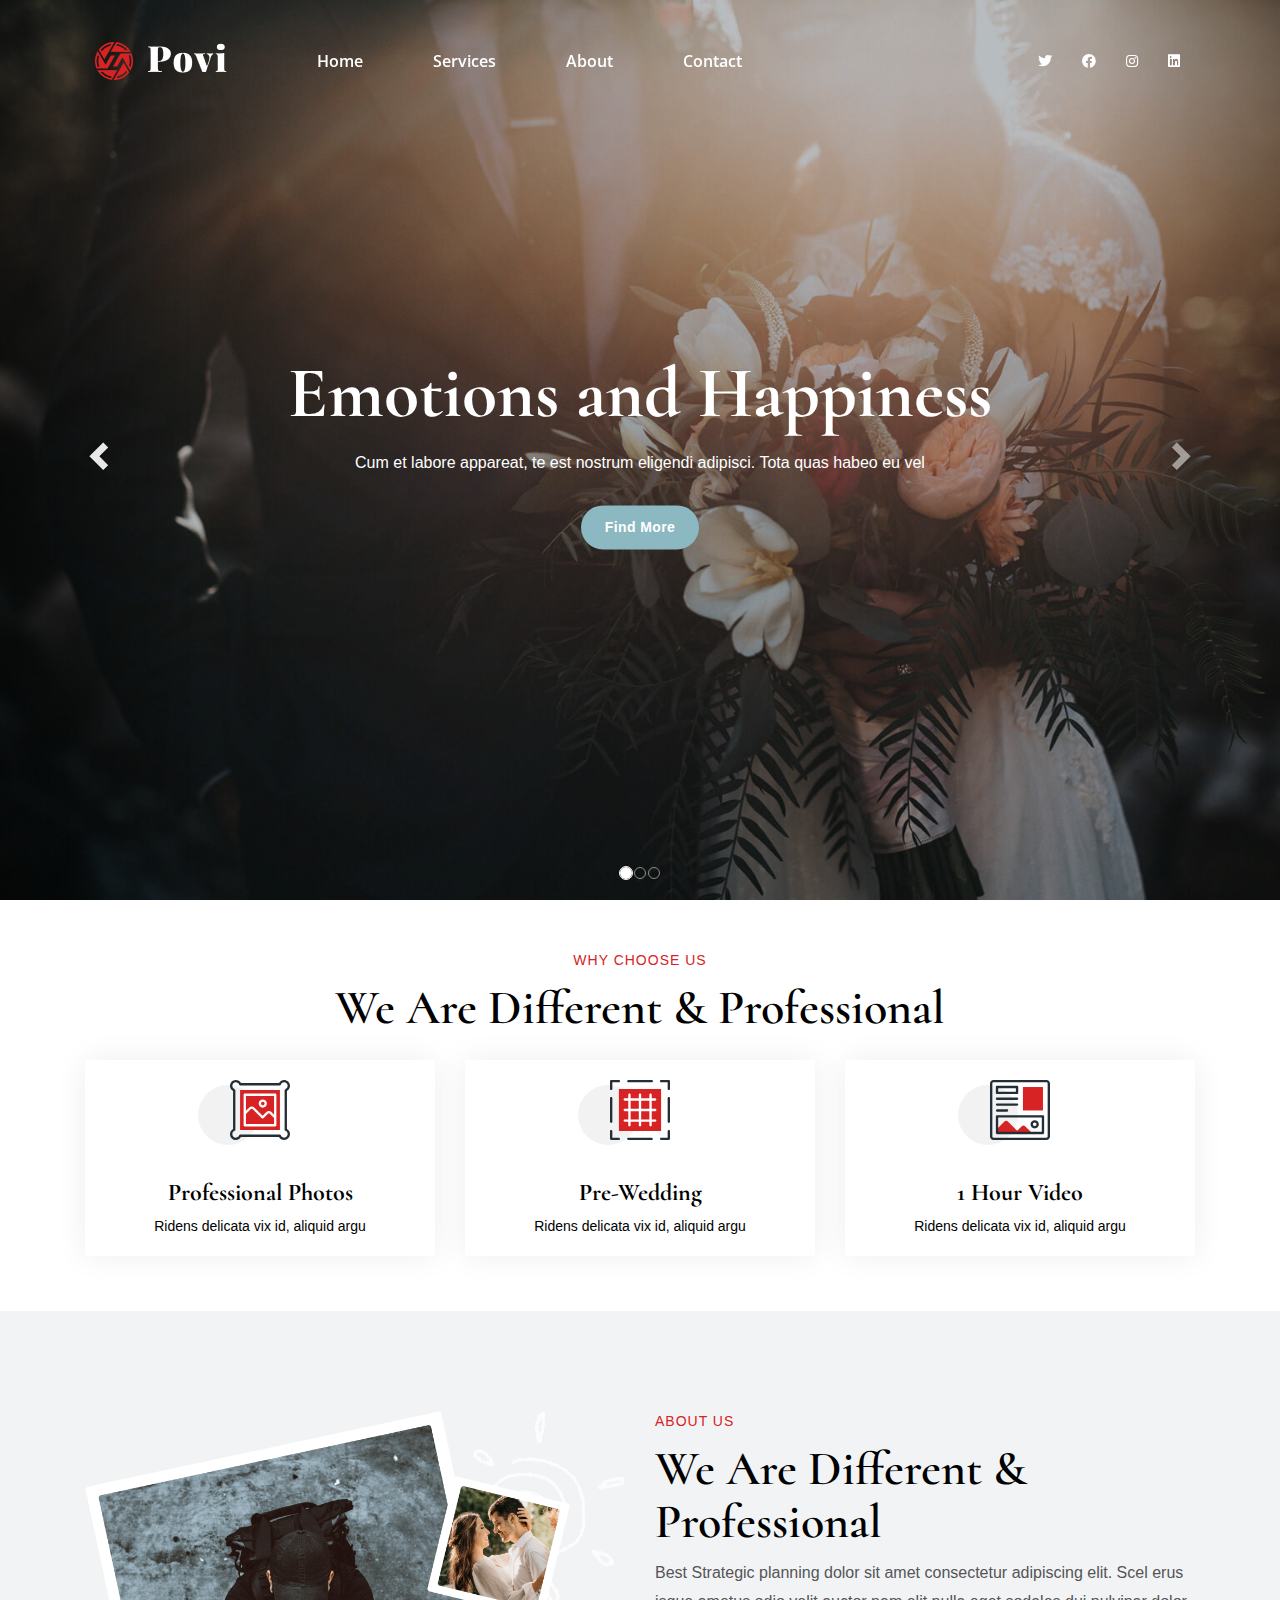
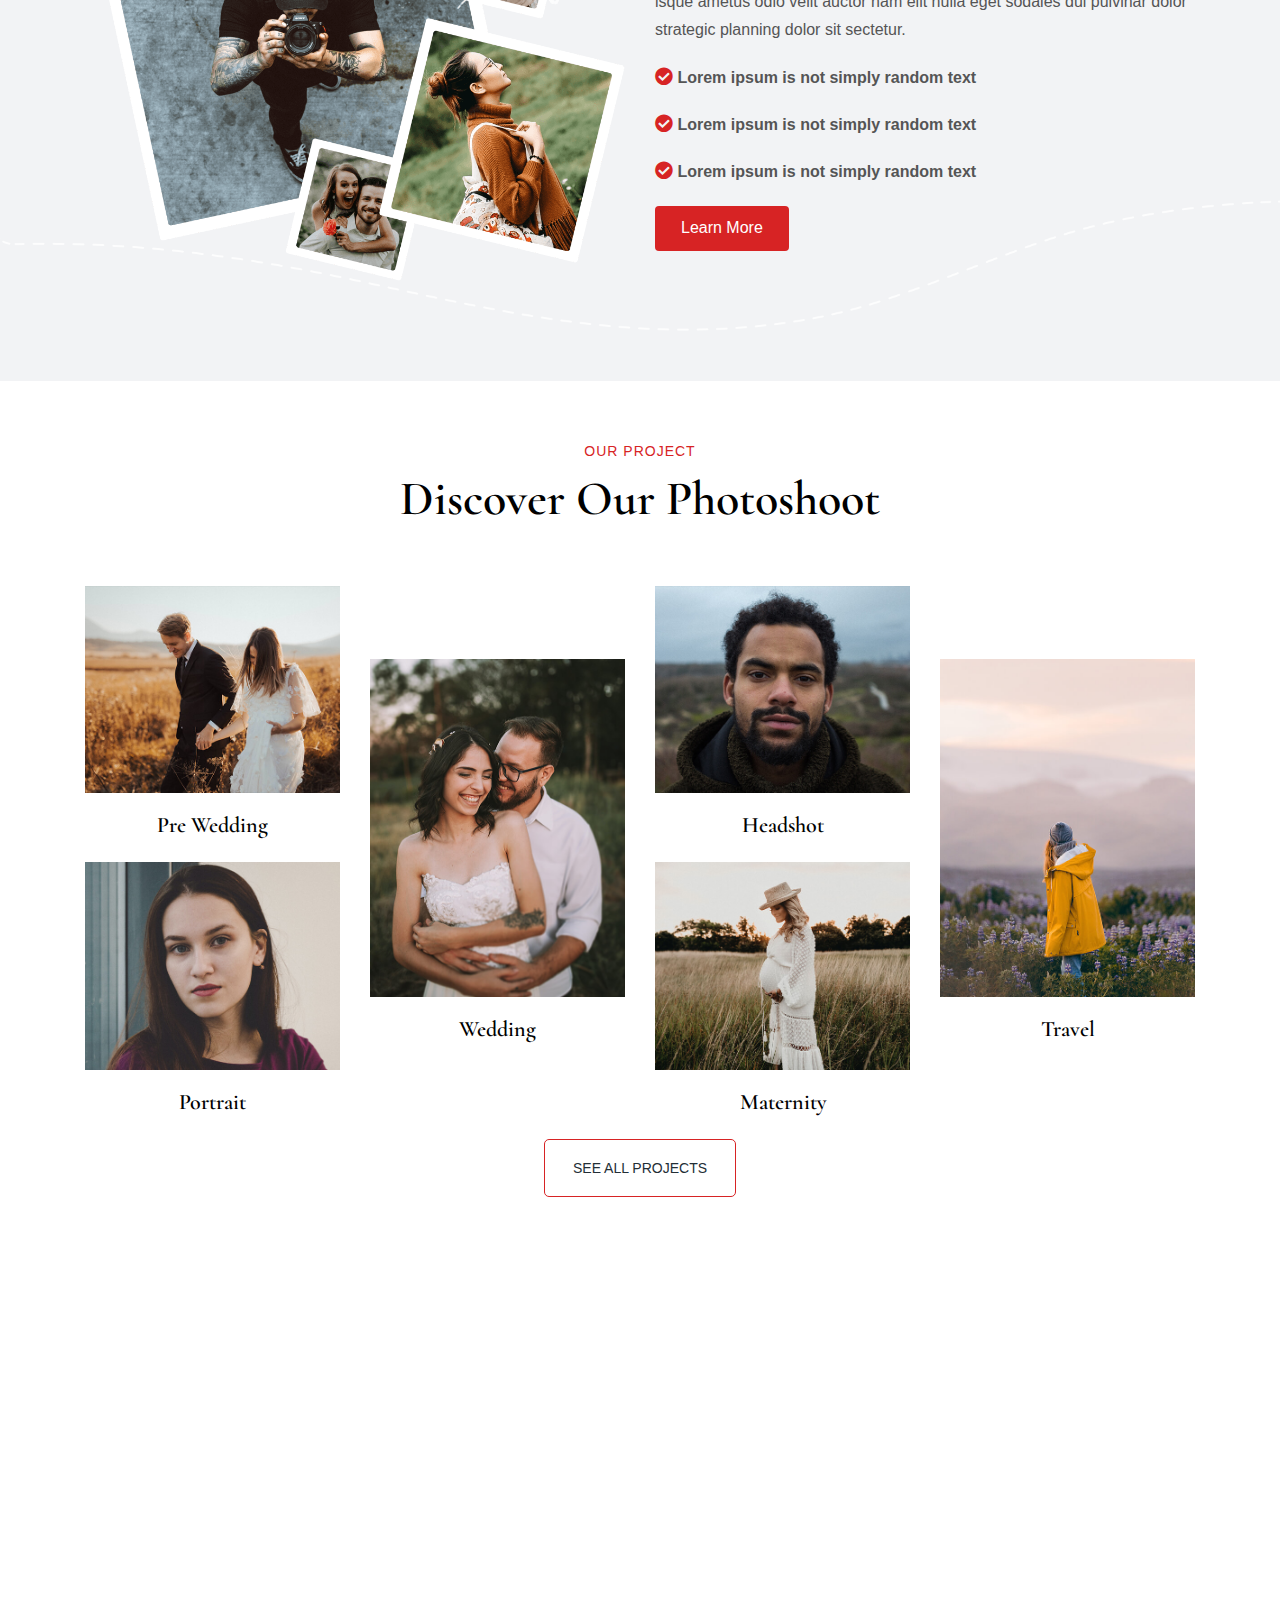
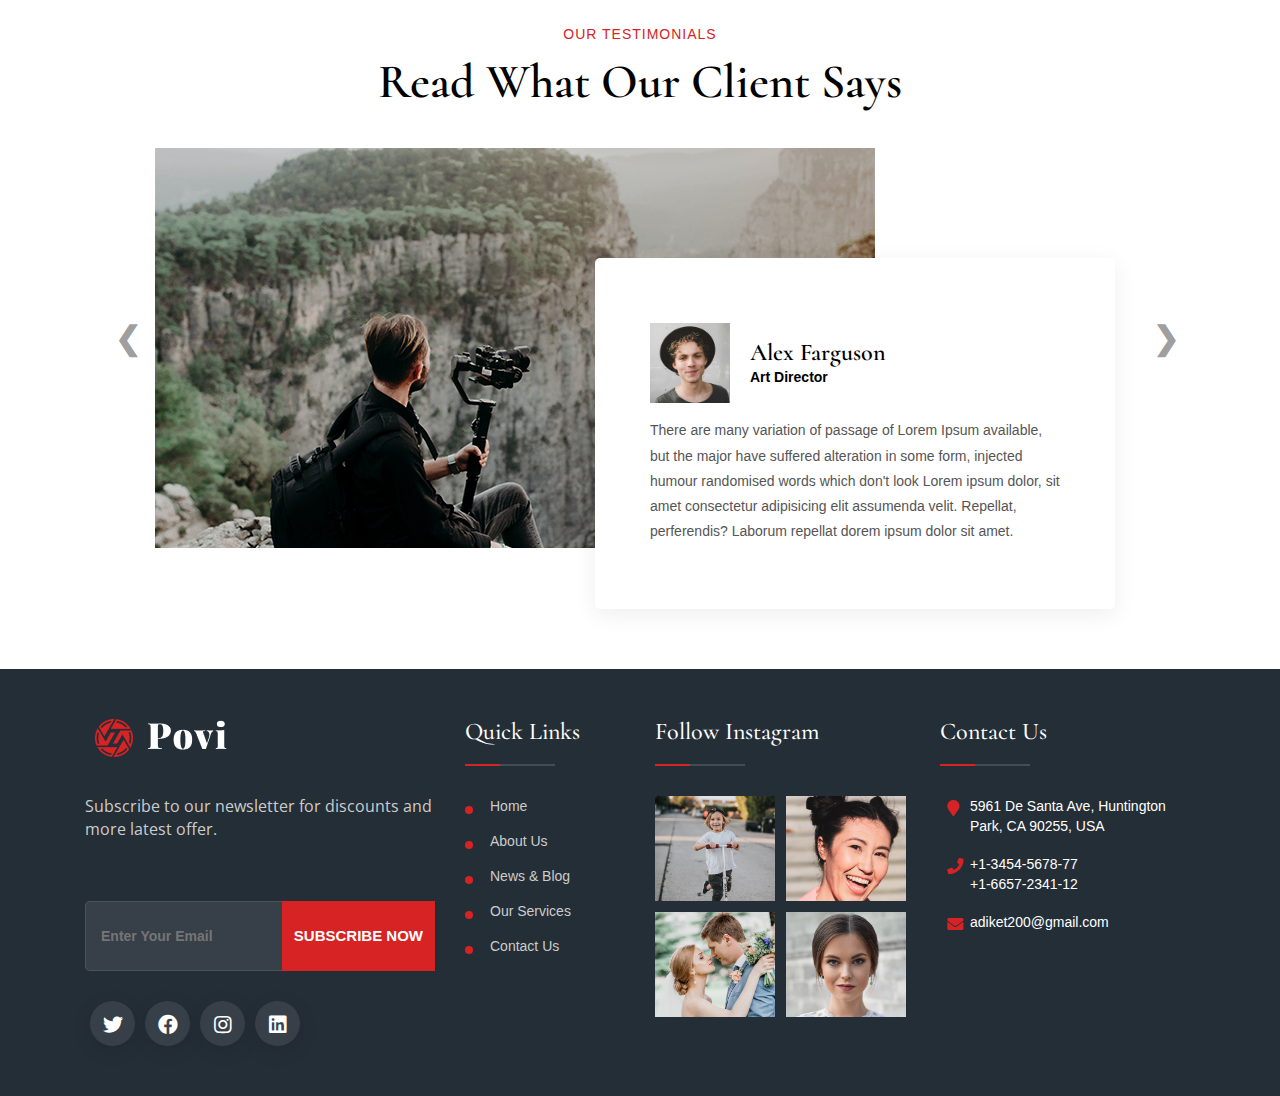
<file: index.html>
<!doctype html>
  <html lang="en">
  <head>
    <!-- Required meta tags -->
    <meta charset="utf-8">
    <meta name="viewport" content="width=device-width, initial-scale=1, shrink-to-fit=no">

    <!-- Bootstrap CSS -->
    <link rel="stylesheet" href="https://cdn.jsdelivr.net/npm/bootstrap@4.3.1/dist/css/bootstrap.min.css">
    <link rel="stylesheet" href="https://maxcdn.bootstrapcdn.com/bootstrap/3.4.1/css/bootstrap.min.css">
    <link rel="stylesheet" href="style.css">
    <link href="https://cdnjs.cloudflare.com/ajax/libs/font-awesome/5.13.0/css/all.min.css" rel="stylesheet">
    <title>Krishnal Creation</title>
  </head>
  <body>
    <nav class="navbar navbar-expand-lg navbar-light">
      <div class="container"> <a class="navbar-brand d-flex align-items-center" href="#">
        <span class="ml-3 font-weight-bold"><img src="images/logo-white.png"></apan>
        </a> <button class="navbar-toggler navbar-toggler-right border-0" type="button" data-toggle="collapse" data-target="#navbar4">
          <span class="navbar-toggler-icon"></span>
        </button>
        <div class="collapse navbar-collapse" id="navbar4">
          <ul class="navbar-nav mx-auto pl-lg-4">
            <li class="nav-item px-lg-2 active"> <a class="nav-link" href="/photography/index.html">Home</a> </li>
            <li class="nav-item px-lg-2"> <a class="nav-link" href="/photography/services.html">Services</a> </li>
            <li class="nav-item px-lg-2"> <a class="nav-link" href="/photography/about us.html">About</a> </li>
            <li class="nav-item px-lg-2"> <a class="nav-link" href="/photography/contact.php">Contact</a> </li>
          </ul>
        </div>
        <div class="d-flex icons">
          <ul class="navbar-nav ml-auto mt-3 mt-lg-0">
            <li class="nav-item"> <a class="nav-link" href="#"><i class="fab fa-twitter"></i></a></li>
            <li class="nav-item"> <a class="nav-link" href="#"><i class="fab fa-facebook"></i></a> </li>
            <li class="nav-item"> <a class="nav-link" href="#"><i class="fab fa-instagram"></i></a> </li>
            <li class="nav-item"> <a class="nav-link" href="#"><i class="fab fa-linkedin"></i></a> </li>
          </ul></div>
        </div>
      </nav>
      <!-- Banner -->
      <div class="container-fluid p-0" id="banner">
        <div id="myCarousel" class="carousel slide" data-ride="carousel">
          <!-- Indicators -->
          <ol class="carousel-indicators">
            <li data-target="#myCarousel" data-slide-to="0" class="active"></li>
            <li data-target="#myCarousel" data-slide-to="1"></li>
            <li data-target="#myCarousel" data-slide-to="2"></li>
          </ol>

          <!-- Wrapper for slides -->
          <div class="carousel-inner">
            <div class="item active slider-img" style="background-image:url('images/slider-1.jpg');">
              <div class="container slider-caption"><div class="slider-text"><div class="slider-text"><h1>Emotions and Happiness</h1><p>Cum et labore appareat, te est nostrum eligendi adipisci. Tota quas habeo eu vel</p> <a href="https://matchthemes.com/demowp/gleam/about-us/" class="view-more white-btn">Find More</a></div></div></div>
            </div>

            <div class="item slider-img" style="background-image:url('images/slider-2.jpg');">
              <div class="container slider-caption"><div class="slider-text"><div class="slider-text"><h1>Unique Moments</h1><p>Ridens delicata vix id, aliquid argumentum at ius</p> <a href="https://matchthemes.com/demowp/gleam/about-us/" class="view-more white-btn">Find More</a></div></div></div>
            </div>

            <div class="item slider-img" style="background-image:url('images/slider-3.jpg');">
              <div class="container slider-caption"><div class="slider-text"><div class="slider-text"><h1>Emotions and Happiness</h1><p>Aperiri Cum et labore appareat, te est nostrum eligendi adipisci. Tota quas habeo eu vel. Vel autem apeirian primis. vel ex</p> <a href="https://matchthemes.com/demowp/gleam/about-us/" class="view-more white-btn">Find More</a></div></div></div>
            </div>
          </div>

          <!-- Left and right controls -->
          <a class="left carousel-control" href="#myCarousel" data-slide="prev">
            <span class="glyphicon glyphicon-chevron-left"></span>
            <span class="sr-only">Previous</span>
          </a>
          <a class="right carousel-control" href="#myCarousel" data-slide="next">
            <span class="glyphicon glyphicon-chevron-right"></span>
            <span class="sr-only">Next</span>
          </a>
        </div>
      </div>
      <!-- Professional Section -->
      <section class="about">
        <div class="container">
          <div class="row justify-content-center">
            <div class="col">
              <div class="section-title text-center mb-5">
                <span class="text-center sec-title">WHY CHOOSE US</span>
                <h2 class="title">We Are Different & Professional</h2></div>
              </div>
            </div>
            <div class="row justify-content-center">
              <div class="col-xl-4 col-xl-3 col-lg-3 col-md-6">
                <div class="featured-card">
                  <div class="featured-icon mb-5">
                   <img src="images/icon-1.svg">
                 </div>
                 <div class="featured-info">
                  <h3 class="mb-3">Professional Photos</h3>
                  <p>Ridens delicata vix id, aliquid argu</p>
                </div>
              </div>
            </div>
            <div class="col-xl-4 col-xl-3 col-lg-3 col-md-6">
              <div class="featured-card">
                <div class="featured-icon mb-5">
                 <img src="images/icon-2.svg">
               </div>
               <div class="featured-info">
                <h3 class="mb-3">Pre-Wedding</h3>
                <p>Ridens delicata vix id, aliquid argu</p>
              </div>
            </div>
          </div>
          <div class="col-xl-4 col-xl-3 col-lg-3 col-md-6">
            <div class="featured-card">
              <div class="featured-icon mb-5">
               <img src="images/icon-4.svg">
             </div>
             <div class="featured-info">
              <h3 class="mb-3">1 Hour Video</h3>
              <p>Ridens delicata vix id, aliquid argu</p>
            </div>
          </div>
        </div>
      </div>
    </div>
  </div>
</section>
<!-- About Secion -->
<section id="about-sec" style="background-color:#f2f3f5">
  <img src="images/about-shape-1.png" alt="Image" class="about-shape-one">
  <div class="container">
    <div class="row">
      <div class="col-xl-6">
        <div class="about-images-col">
          <img src="images/about-shape-2.png" class="about-shape rotate">
          <img src="images/about-1.png" style="width: 100%;">
        </div>
      </div>
      <div class="col-xl-6">
        <span class="sec-title">ABOUT US</span>
        <h2 class="title mb-3">We Are Different & Professional</h2>
        <p class="mb-3">Best Strategic planning dolor sit amet consectetur adipiscing elit. Scel erus isque ametus odio velit auctor nam elit nulla eget sodales dui pulvinar dolor strategic planning dolor sit sectetur.</p>
        <div>
          <ul>
            <li>
              <i class="fa fa-check-circle" style="font-size:18px;color:#d72324;"></i>
            Lorem ipsum is not simply random text</li>
            <li>
              <i class="fa fa-check-circle" style="font-size:18px;color:#d72324;"></i>
            Lorem ipsum is not simply random text</li>
            <li>
              <i class="fa fa-check-circle" style="font-size:18px;color:#d72324;"></i>
            Lorem ipsum is not simply random text</li>
          </ul>
          <button class="btn learn-more mt-3">Learn More</button>
        </div>
      </div>
    </div>
  </div>
</div>
</section>
<!-- gallery -->
<section id="gallery">
  <div class="container">
   <div class="row justify-content-center mb-5">
    <div class="col">
      <div class="section-title text-center mb-5">
        <span class="text-center sec-title">OUR PROJECT</span>
        <h2 class="title">Discover Our Photoshoot</h2></div>
      </div>
    </div>
    <div class="row align-items-center">
      <div class="col-xl-3 col-lg-6 col-md-6 order-xl-1 order-lg-1 order-md-1">
        <div class="project-card">
          <img src="images/project-1.jpg" alt="Image">
          <div class="project-info">
            <h3><a href="project-details.html">Pre Wedding</a></h3>
          </div>
        </div>
        <div class="project-card">
          <img src="images/project-2.jpg" alt="Image">
          <div class="project-info">
            <h3><a href="project-details.html">Portrait</a></h3>
          </div>
        </div>
      </div>
      <div class="col-xl-3 col-lg-6 col-md-6 order-xl-2 order-lg-2 order-md-2">
        <div class="project-card">
          <img src="images/project-3.jpg" alt="Image">
          <div class="project-info">
            <h3><a href="project-details.html">Wedding</a></h3>
          </div>
        </div>
      </div>
      <div class="col-xl-3 col-lg-6 col-md-6 order-xl-3 order-lg-3 order-md-3">
        <div class="project-card">
          <img src="images/project-4.jpg" alt="Image">
          <div class="project-info">
            <h3><a href="project-details.html">Headshot</a></h3>
          </div>
        </div>
        <div class="project-card">
          <img src="images/project-5.jpg" alt="Image">
          <div class="project-info">
            <h3><a href="project-details.html">Maternity</a></h3>
          </div>
        </div>
      </div>
      <div class="col-xl-3 col-lg-6 col-md-6 order-xl-4 order-lg-4 order-md-4">
        <div class="project-card">
          <img src="images/project-6.jpg" alt="Image">
          <div class="project-info">
            <h3><a href="project-details.html">Travel</a></h3>
          </div>
        </div>
      </div>
    </div>
    <div class="text-center mt-20">
      <a href="project.html" class="btn style2">SEE ALL PROJECTS</a>
    </div>
  </div>
</section>
<!-- qoute -->
<section id="qoute" style="background:linear-gradient(0deg, rgb(22 21 22 / 30%), rgb(37 35 36 / 37%)), url('images/blog-9.jpg')">
  <div class="container">
    <div class="row align-items-center">
      <div class="col">
        <h4><em>"The creativity and talent of the Gleam team was amazing. Pro in hinc exerci gloriatur, ius ut agam consectetuer, quo te euismod corrumpit."</em></h4>
      </div>
    </div>
  </div>
</section>
<!-- Testmonial -->
<section id="testmonial">
  <div class="container slideshow-container">
   <div class="row justify-content-center mb-3">
    <div class="col">
      <div class="section-title text-center mb-5">
        <span class="text-center sec-title">OUR TESTIMONIALS</span>
        <h2 class="title">Read What Our Client Says</h2></div>
      </div>
    </div>
    <div class="row mySlides">
      <div class="col-xl-6 col-lg-6">
        <div class="client-gallery">
          <img src="images/testimonial-2.jpg">
        </div>
      </div>
      <div class="col-xl-6 col-lg-6">
        <div class="client-text">
          <div class="client-info-wrap d-flex mb-4">
            <div class="client-img">
              <img src="images/client-1.jpg" alt="Image" style="width:100%">
            </div>
            <div class="client-info">
              <h3>Richi Archer</h3>
              <span>Art Director</span>
            </div>
          </div>
          <p class="client-quote">There are many variation of passage of Lorem Ipsum available, but the major have suffered alteration in some form, injected humour randomised words which don't look Lorem ipsum dolor, sit amet consectetur adipisicing elit assumenda velit. Repellat, perferendis? Laborum repellat dorem ipsum dolor sit amet.</p>
        </div>
      </div>
    </div>
    <div class="row mySlides">
      <div class="col-xl-6 col-lg-6">
        <div class="client-gallery">
          <img src="images/testimonial-3.jpg">
        </div>
      </div>
      <div class="col-xl-6 col-lg-6">
        <div class="client-text">
          <div class="client-info-wrap d-flex mb-4">
            <div class="client-img">
              <img src="images/client-2.jpg" alt="Image" style="width:100%">
            </div>
            <div class="client-info">
              <h3>Alex Farguson</h3>
              <span>Art Director</span>
            </div>
          </div>
          <p class="client-quote">There are many variation of passage of Lorem Ipsum available, but the major have suffered alteration in some form, injected humour randomised words which don't look Lorem ipsum dolor, sit amet consectetur adipisicing elit assumenda velit. Repellat, perferendis? Laborum repellat dorem ipsum dolor sit amet.</p>
        </div>
      </div>
    </div>
    <div class="row mySlides">
      <div class="col-xl-6 col-lg-6">
        <div class="client-gallery">
          <img src="images/testimonial-1.jpg">
        </div>
      </div>
      <div class="col-xl-6 col-lg-6">
        <div class="client-text">
          <div class="client-info-wrap d-flex mb-4">
            <div class="client-img">
              <img src="images/client-3.jpg" alt="Image" style="width:100%">
            </div>
            <div class="client-info">
              <h3>Felix Faucheux</h3>
              <span>Art Director</span>
            </div>
          </div>
          <p class="client-quote">There are many variation of passage of Lorem Ipsum available, but the major have suffered alteration in some form, injected humour randomised words which don't look Lorem ipsum dolor, sit amet consectetur adipisicing elit assumenda velit. Repellat, perferendis? Laborum repellat dorem ipsum dolor sit amet.</p>
        </div>
      </div>
      
    </div>
    <a class="prev" onclick="plusSlides(-1)">❮</a>
    <a class="next" onclick="plusSlides(1)">❯</a>
  </div>
  <div class="dot-container">
    <span class="dot" onclick="currentSlide(1)"></span> 
    <span class="dot" onclick="currentSlide(2)"></span> 
    <span class="dot" onclick="currentSlide(3)"></span> 
  </div>
  
</section>
<footer style="background-color: #242e37;">
  <section>
    <div class="container">
      <div class="row">
        <div class="col-xl-4 col-lg-4 col-md-6 col-sm-6">
          <span class="ml-3 font-weight-bold"><img src="images/logo-white.png"></apan>
            <div><p>Subscribe to our newsletter for discounts and more latest offer.</p></div>
            <form action="#" class="newsletter-form">
              <input type="email" placeholder="Enter Your Email">
              <button type="submit">SUBSCRIBE NOW</button>

            </form>
            <div class="d-flex footer-icons">
              <ul class="mt-3 mt-lg-0">
                <li class="nav-item"> <a class="nav-link" href="#"><i class="fab fa-twitter"></i></a></li>
                <li class="nav-item"> <a class="nav-link" href="#"><i class="fab fa-facebook"></i></a> </li>
                <li class="nav-item"> <a class="nav-link" href="#"><i class="fab fa-instagram"></i></a> </li>
                <li class="nav-item"> <a class="nav-link" href="#"><i class="fab fa-linkedin"></i></a> </li>
              </ul></div>
            </div>
            <div class="col-xl-2 col-lg-2 col-md-6 col-sm-6">
              <div>
               <div class="footer-title"><h3>Quick Links</h3></div>
               <ul class="footer-menu list-style">
                <li><a href="index.html" target="_blank">Home</a></li>
                <li><a href="about.html" target="_blank">About Us</a></li>
                <li><a href="blog-left-sidebar.html" target="_blank">News &amp; Blog</a></li>
                <li><a href="service-one.html" target="_blank">Our Services</a></li>
                <li><a href="contact.html" target="_blank">Contact Us</a></li>
              </ul>
            </div>
          </div>
          <div class="col-xl-3 col-lg-3 col-md-6 col-sm-6 ps-xl-4">
            <div>
              <div class="footer-title"><h3>Follow Instagram</h3></div>
              <div class="insta-gallery">
                <a href="images/insta-1.jpg" data-fancybox="gallery" data-caption="Instagram Gallery">
                  <img src="images/insta-1.jpg" alt="Image">
                </a>
                <a href="images/insta-2.jpg" data-fancybox="gallery" data-caption="Instagram Gallery">
                  <img src="images/insta-2.jpg" alt="Image">
                </a>
                <a href="images/insta-3.jpg" data-fancybox="gallery" data-caption="Instagram Gallery">
                  <img src="images/insta-3.jpg" alt="Image">
                </a>
                <a href="images/insta-4.jpg" data-fancybox="gallery" data-caption="Instagram Gallery">
                  <img src="images/insta-4.jpg" alt="Image">
                </a>
              </div>
            </div>
          </div>
          <div class="col-xl-3 col-lg-3 col-md-6 col-sm-6">
            <div class="footer-title"><h3>Contact Us</h3></div> 
            <ul class="contact-info m-2">
              <li><i class="fa fa-map-marker"></i>
                <span>5961 De Santa Ave, Huntington Park, CA 90255, USA</span>
              </li>
              <li><i class="fa fa-phone"></i>
                <span>+1-3454-5678-77 </br>+1-6657-2341-12</span>
              </li>
              <li><i class="fa fa-envelope"></i>
                <span>adiket200@gmail.com</span>
              </li>
            </ul>
            
          </div>
        </div>
      </div>
    </section>
  </footer>
  <script src="https://code.jquery.com/jquery-3.3.1.slim.min.js"></script>
  <script src="https://cdn.jsdelivr.net/npm/popper.js@1.14.7/dist/umd/popper.min.js"></script>
  <script src="https://cdn.jsdelivr.net/npm/bootstrap@4.3.1/dist/js/bootstrap.min.js"></script>
  <script src="https://ajax.googleapis.com/ajax/libs/jquery/3.6.0/jquery.min.js"></script>
  <script src="https://maxcdn.bootstrapcdn.com/bootstrap/3.4.1/js/bootstrap.min.js"></script>
  <script type="text/javascript">
    $(document).ready(function () {
      if ($(window).width() > 991){
        $('.navbar-expand-lg .d-menu').hover(function () {
          $(this).find('.sm-menu').first().stop(true, true).slideDown(150);
        }, function () {
          $(this).find('.sm-menu').first().stop(true, true).delay(120).slideUp(100);
        });
      } 
      $('span.navbar-toggler-icon').click(function() {
        $('nav.navbar.navbar-expand-lg div#navbar4').css('display', 'block');
      });
    });
  </script>

  <script>
    var slideIndex = 1;
    showSlides(slideIndex);

    function plusSlides(n) {
      showSlides(slideIndex += n);
    }

    function currentSlide(n) {
      showSlides(slideIndex = n);
    }

    function showSlides() {
      let i;
      let slides = document.getElementsByClassName("mySlides");
      let dots = document.getElementsByClassName("dot");
      for (i = 0; i < slides.length; i++) {
        slides[i].style.display = "none";  
      }
      slideIndex++;
      if (slideIndex > slides.length) {slideIndex = 1}    
        for (i = 0; i < dots.length; i++) {
          dots[i].className = dots[i].className.replace(" active", "");
        }
        slides[slideIndex-1].style.display = "block";  
        dots[slideIndex-1].className += " active";
  setTimeout(showSlides, 15000); // Change image every 2 seconds
}
</script>
</body>
</html>
</file>
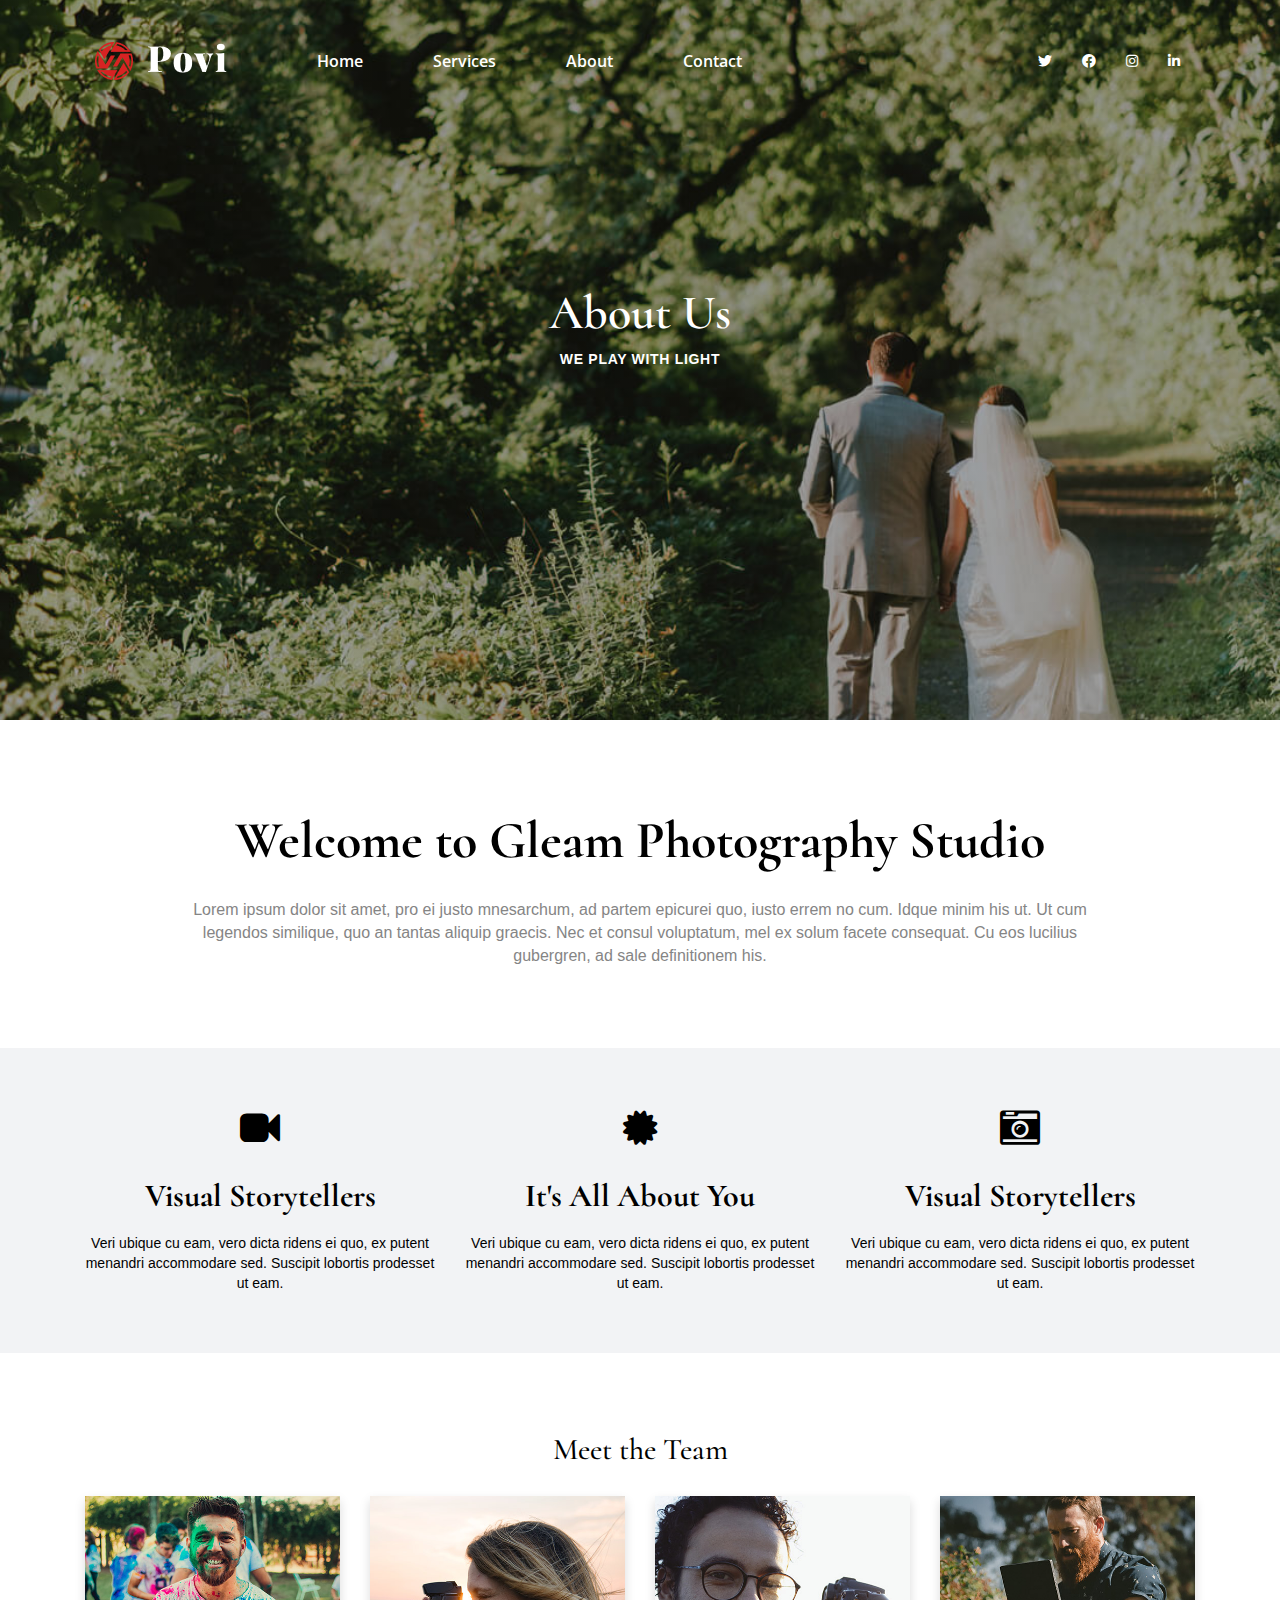
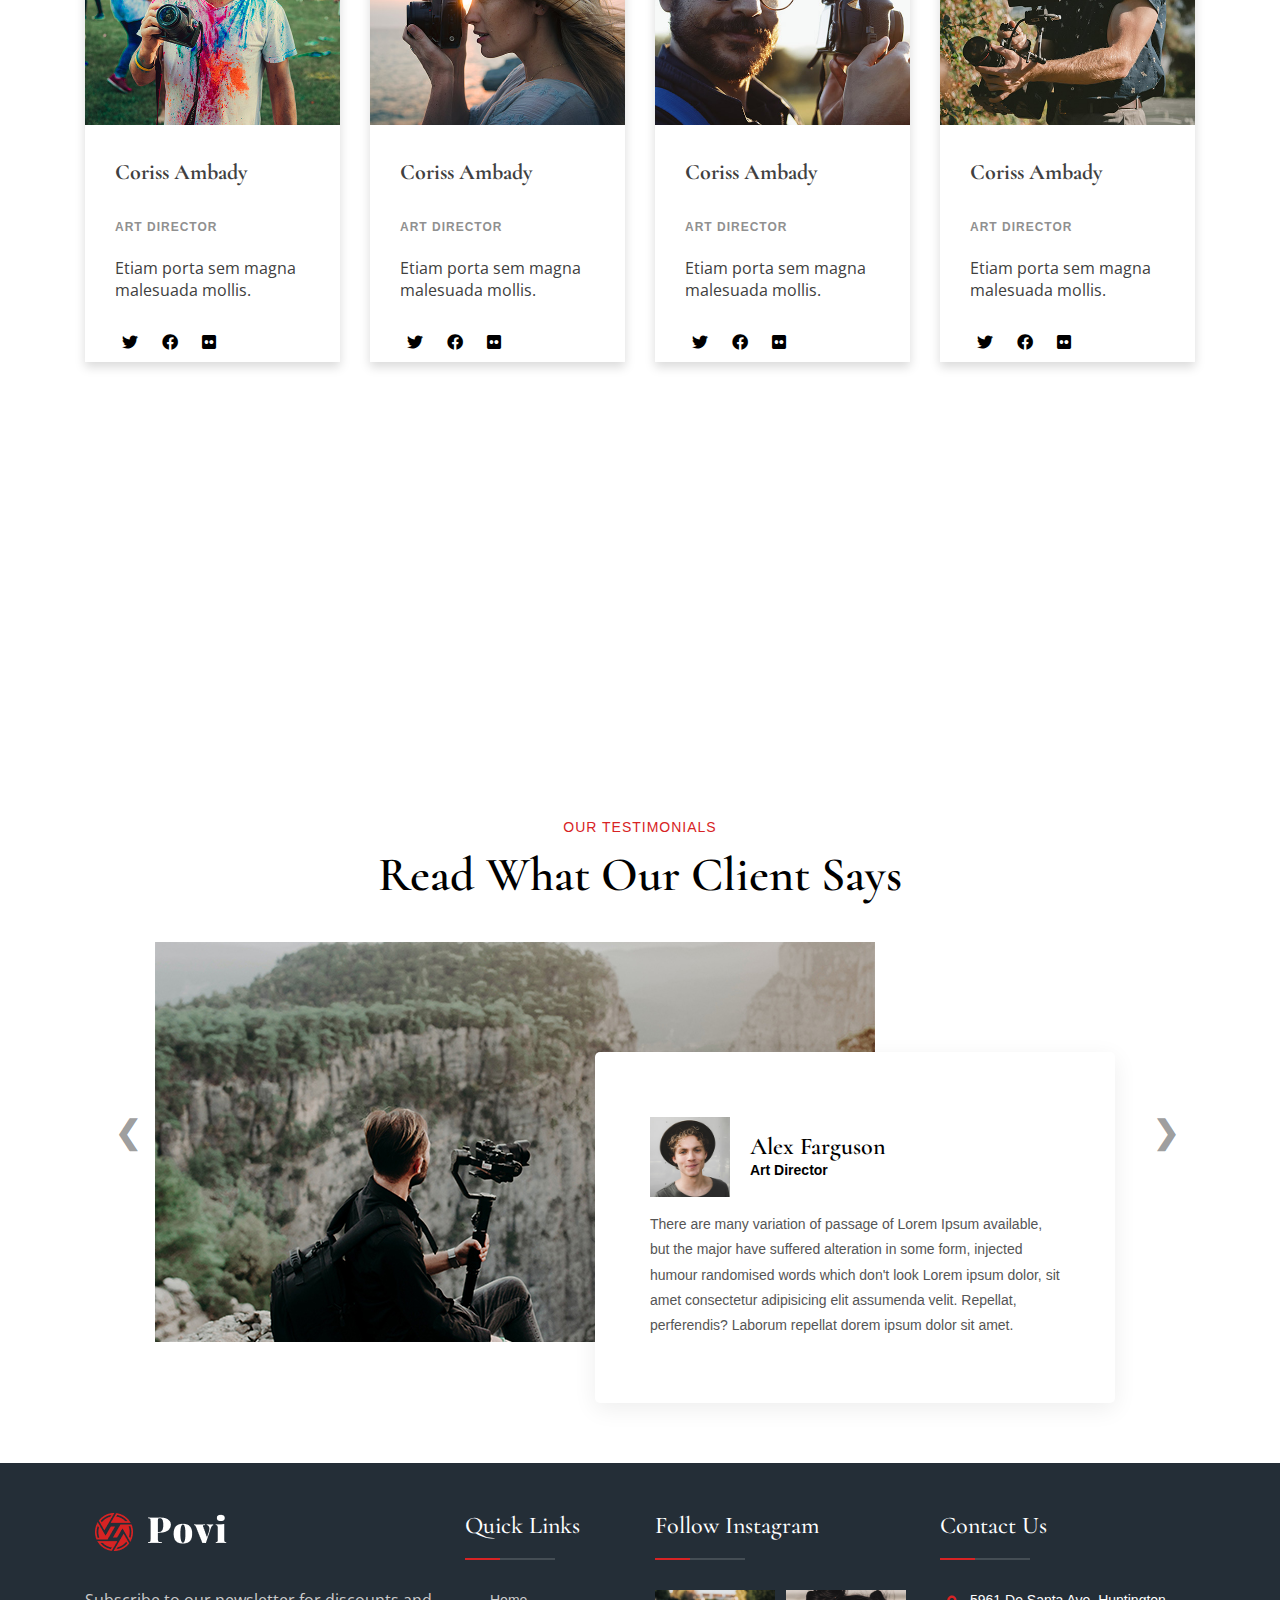
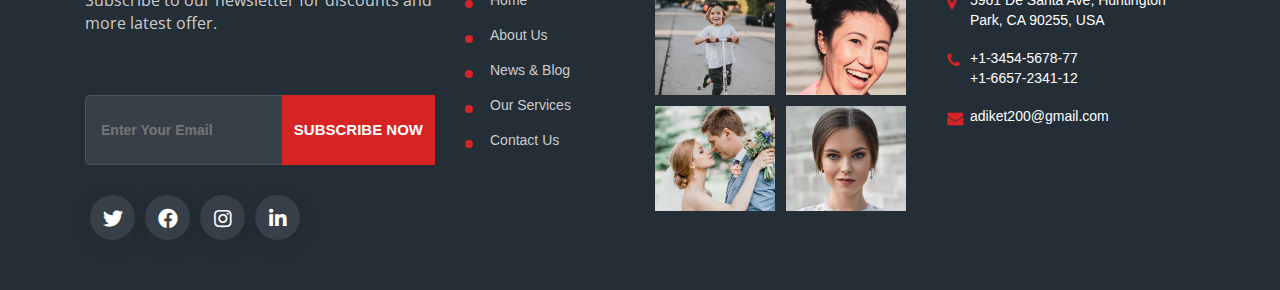
<file: about us.html>
<!doctype html>
  <html lang="en">
  <head>
    <!-- Required meta tags -->
    <meta charset="utf-8">
    <meta name="viewport" content="width=device-width, initial-scale=1, shrink-to-fit=no">

    <!-- Bootstrap CSS -->
    <link rel="stylesheet" href="https://cdn.jsdelivr.net/npm/bootstrap@4.3.1/dist/css/bootstrap.min.css">
    <link rel="stylesheet" href="https://maxcdn.bootstrapcdn.com/bootstrap/3.4.1/css/bootstrap.min.css">
    <link rel="stylesheet" href="style.css">
    <link href="https://cdnjs.cloudflare.com/ajax/libs/font-awesome/5.13.0/css/all.min.css" rel="stylesheet">
    <link rel="stylesheet" href="https://cdnjs.cloudflare.com/ajax/libs/font-awesome/4.7.0/css/font-awesome.min.css">
    <title>Krishnal Creation</title>
  </head>
  <body class="about-page">
     <nav class="navbar navbar-expand-lg navbar-light">
      <div class="container"> <a class="navbar-brand d-flex align-items-center" href="#">
        <span class="ml-3 font-weight-bold"><img src="images/logo-white.png"></apan>
        </a> <button class="navbar-toggler navbar-toggler-right border-0" type="button" data-toggle="collapse" data-target="#navbar4">
          <span class="navbar-toggler-icon"></span>
        </button>
        <div class="collapse navbar-collapse" id="navbar4">
          <ul class="navbar-nav mx-auto pl-lg-4">
            <li class="nav-item px-lg-2 active"> <a class="nav-link" href="/photography/index.html">Home</a> </li>
            <li class="nav-item px-lg-2"> <a class="nav-link" href="/photography/services.html">Services</a> </li>
            <li class="nav-item px-lg-2"> <a class="nav-link" href="/photography/about us.html">About</a> </li>
            <li class="nav-item px-lg-2"> <a class="nav-link" href="/photography/contact.php">Contact</a> </li>
          </ul>
        </div>
        <div class="d-flex icons">
          <ul class="navbar-nav ml-auto mt-3 mt-lg-0">
            <li class="nav-item"> <a class="nav-link" href="#"><i class="fab fa-twitter"></i></a></li>
            <li class="nav-item"> <a class="nav-link" href="#"><i class="fab fa-facebook"></i></a> </li>
            <li class="nav-item"> <a class="nav-link" href="#"><i class="fab fa-instagram"></i></a> </li>
            <li class="nav-item"> <a class="nav-link" href="#"><i class="fab fa-linkedin"></i></a> </li>
          </ul></div>
        </div>
      </nav>
      <!-- Banner -->
      <div class="container-fluid p-0 banner" style="background-image:linear-gradient(0deg, rgb(23 22 23 / 30%), rgb(19 19 19 / 30%)), url(images/gal-4-02.jpg)">
        <div class="row justify-content-center">
          <div class="content">
            <h2 class="post-title single-post-title title"> About Us</h2>
            <span class="post-subtitle page-subtitle"> WE PLAY WITH LIGHT</span>
          </div>
        </div>
      </div>

      <!-- ABout -->
      <section id="about">
        <div class="container">
          <div class="row justify-content-center">
            <div class="col-xl-12">

              <h2 class="mb-5 title">Welcome to Gleam Photography Studio</h2>
              <p>Lorem ipsum dolor sit amet, pro ei justo mnesarchum, ad partem epicurei quo, iusto errem no cum. Idque minim his ut. Ut cum legendos similique, quo an tantas aliquip graecis. Nec et consul voluptatum, mel ex solum facete consequat. Cu eos lucilius gubergren, ad sale definitionem his.</p>
            </div>
          </div>
        </div>
      </section>
      <section id="skill" style="background-color:#f2f3f5">
        <div class="container">
          <div class="row">
            <div class="col-xl-4">
              <div class="skllis-col">
               <div style="display: grid;"><i class="fa fa-video-camera"></i></div>
               <div class="pt-5">
                <h4 class="">Visual Storytellers</h4>
                <p>Veri ubique cu eam, vero dicta ridens ei quo, ex putent menandri accommodare sed. Suscipit lobortis prodesset ut eam.</p></div>
              </div>
            </div>
            <div class="col-xl-4">
              <div class="skllis-col">
                <div style="display: grid;"><i class=" fa fa-certificate"></i></div>
                <div class="pt-5">
                  <h4 class="">It's All About You</h4>
                  <p>Veri ubique cu eam, vero dicta ridens ei quo, ex putent menandri accommodare sed. Suscipit lobortis prodesset ut eam.</p></div>
                </div>
              </div>
              <div class="col-xl-4">
                <div class="skllis-col">
                  <div style="display: grid;"><i class="fa fa-camera-retro"></i></div>
                  <div class="pt-5">
                    <h4 class="skill-t">Visual Storytellers</h4>
                    <p>Veri ubique cu eam, vero dicta ridens ei quo, ex putent menandri accommodare sed. Suscipit lobortis prodesset ut eam.</p></div>
                  </div>
                </div>
              </div>
            </div>

          </section>
          <!-- Meet Team -->
          <section id="meet-team">
           <div class="container">
            <div class="row justify-content-center">
              <div class="col-md-12"><h2 class="section-title mb-5 text-center">Meet the Team</h2></div>
              <div class="col-md-6 col-lg-3">
                <div class="box bg-white shadow p-30">
                  <figure class="main"><img src="images/t1.jpg" alt="" style="width:100%;"></figure>
                  <h4 class="mb-5">Coriss Ambady</h4>
                  <div class="meta mb-10">Art Director</div>
                  <p>Etiam porta sem magna malesuada mollis.</p>
                  <ul class="social social-mute">
                    <li><a href="#"><i class="fab fa-twitter"></i></a></li>
                    <li><a href="#"><i class="fab fa-facebook"></i></a></li>
                    <li><a href="#"><i class="fab fa-flickr"></i></a></li>
                  </ul>
                </div>
              </div>
              <div class="col-md-6 col-lg-3">
                <div class="box bg-white shadow p-30">
                  <figure class="main"><img src="images/t2.jpg" alt="" style="width:100%;"></figure>
                  <h4 class="mb-5">Coriss Ambady</h4>
                  <div class="meta mb-10">Art Director</div>
                  <p>Etiam porta sem magna malesuada mollis.</p>
                  <ul class="social social-mute">
                    <li><a href="#"><i class="fab fa-twitter"></i></a></li>
                    <li><a href="#"><i class="fab fa-facebook"></i></a></li>
                    <li><a href="#"><i class="fab fa-flickr"></i></a></li>
                  </ul>
                </div>
              </div>
              <div class="col-md-6 col-lg-3">
                <div class="box bg-white shadow p-30">
                  <figure class="main"><img src="images/t3.jpg" alt="" style="width:100%;"></figure>
                  <h4 class="mb-5">Coriss Ambady</h4>
                  <div class="meta mb-10">Art Director</div>
                  <p>Etiam porta sem magna malesuada mollis.</p>
                  <ul class="social social-mute">
                    <li><a href="#"><i class="fab fa-twitter"></i></a></li>
                    <li><a href="#"><i class="fab fa-facebook"></i></a></li>
                    <li><a href="#"><i class="fab fa-flickr"></i></a></li>
                  </ul>
                </div>
              </div>
              <div class="col-md-6 col-lg-3">
                <div class="box bg-white shadow p-30">
                  <figure class="main"><img src="images/t4.jpg" alt="" style="width:100%;"></figure>
                  <h4 class="mb-5">Coriss Ambady</h4>
                  <div class="meta mb-10">Art Director</div>
                  <p>Etiam porta sem magna malesuada mollis.</p>
                  <ul class="social social-mute">
                    <li><a href="#"><i class="fab fa-twitter"></i></a></li>
                    <li><a href="#"><i class="fab fa-facebook"></i></a></li>
                    <li><a href="#"><i class="fab fa-flickr"></i></a></li>
                  </ul>
                </div>
              </div>
            </div>
          </div>
        </section>
        <section id="qoute" class= "fixed-img" style="background:linear-gradient(0deg, rgb(22 21 22 / 30%), rgb(37 35 36 / 37%)), url('images/blog-9.jpg')">
          <div class="container">
            <div class="row align-items-center">
              <div class="col-6">
                <h4><em>"The creativity and talent of the Gleam team was amazing. Pro in hinc exerci gloriatur, ius ut agam consectetuer, quo te euismod corrumpit."</em></h4>
              </div>
              <div class="col-6">
                <h4><em>"The creativity and talent of the Gleam team was amazing. Pro in hinc exerci gloriatur, ius ut agam consectetuer, quo te euismod corrumpit."</em></h4>
              </div>
            </div>
          </div>
        </section>
        <section id="testmonial">
          <div class="container slideshow-container">
           <div class="row justify-content-center mb-3">
            <div class="col">
              <div class="section-title text-center mb-5">
                <span class="text-center sec-title">OUR TESTIMONIALS</span>
                <h2 class="title">Read What Our Client Says</h2></div>
              </div>
            </div>
            <div class="row mySlides">
              <div class="col-xl-6 col-lg-6">
                <div class="client-gallery">
                  <img src="images/testimonial-2.jpg">
                </div>
              </div>
              <div class="col-xl-6 col-lg-6">
                <div class="client-text">
                  <div class="client-info-wrap d-flex mb-4">
                    <div class="client-img">
                      <img src="images/client-1.jpg" alt="Image" style="width:100%">
                    </div>
                    <div class="client-info">
                      <h3>Richi Archer</h3>
                      <span>Art Director</span>
                    </div>
                  </div>
                  <p class="client-quote">There are many variation of passage of Lorem Ipsum available, but the major have suffered alteration in some form, injected humour randomised words which don't look Lorem ipsum dolor, sit amet consectetur adipisicing elit assumenda velit. Repellat, perferendis? Laborum repellat dorem ipsum dolor sit amet.</p>
                </div>
              </div>
            </div>
            <div class="row mySlides">
              <div class="col-xl-6 col-lg-6">
                <div class="client-gallery">
                  <img src="images/testimonial-3.jpg">
                </div>
              </div>
              <div class="col-xl-6 col-lg-6">
                <div class="client-text">
                  <div class="client-info-wrap d-flex mb-4">
                    <div class="client-img">
                      <img src="images/client-2.jpg" alt="Image" style="width:100%">
                    </div>
                    <div class="client-info">
                      <h3>Alex Farguson</h3>
                      <span>Art Director</span>
                    </div>
                  </div>
                  <p class="client-quote">There are many variation of passage of Lorem Ipsum available, but the major have suffered alteration in some form, injected humour randomised words which don't look Lorem ipsum dolor, sit amet consectetur adipisicing elit assumenda velit. Repellat, perferendis? Laborum repellat dorem ipsum dolor sit amet.</p>
                </div>
              </div>
            </div>
            <div class="row mySlides">
              <div class="col-xl-6 col-lg-6">
                <div class="client-gallery">
                  <img src="images/testimonial-1.jpg">
                </div>
              </div>
              <div class="col-xl-6 col-lg-6">
                <div class="client-text">
                  <div class="client-info-wrap d-flex mb-4">
                    <div class="client-img">
                      <img src="images/client-3.jpg" alt="Image" style="width:100%">
                    </div>
                    <div class="client-info">
                      <h3>Felix Faucheux</h3>
                      <span>Art Director</span>
                    </div>
                  </div>
                  <p class="client-quote">There are many variation of passage of Lorem Ipsum available, but the major have suffered alteration in some form, injected humour randomised words which don't look Lorem ipsum dolor, sit amet consectetur adipisicing elit assumenda velit. Repellat, perferendis? Laborum repellat dorem ipsum dolor sit amet.</p>
                </div>
              </div>

            </div>
            <a class="prev" onclick="plusSlides(-1)">❮</a>
            <a class="next" onclick="plusSlides(1)">❯</a>
          </div>
          <div class="dot-container">
            <span class="dot" onclick="currentSlide(1)"></span> 
            <span class="dot" onclick="currentSlide(2)"></span> 
            <span class="dot" onclick="currentSlide(3)"></span> 
          </div>

        </section>
        <footer style="background-color: #242e37;">
          <section>
            <div class="container">
              <div class="row">
                <div class="col-xl-4 col-lg-4 col-md-6 col-sm-6">
                  <span class="ml-3 font-weight-bold"><img src="images/logo-white.png"></apan>
                    <div><p>Subscribe to our newsletter for discounts and more latest offer.</p></div>
                    <form action="#" class="newsletter-form">
                      <input type="email" placeholder="Enter Your Email">
                      <button type="submit">SUBSCRIBE NOW</button>

                    </form>
                    <div class="d-flex footer-icons">
                      <ul class="mt-3 mt-lg-0">
                        <li class="nav-item"> <a class="nav-link" href="#"><i class="fab fa-twitter"></i></a></li>
                        <li class="nav-item"> <a class="nav-link" href="#"><i class="fab fa-facebook"></i></a> </li>
                        <li class="nav-item"> <a class="nav-link" href="#"><i class="fab fa-instagram"></i></a> </li>
                        <li class="nav-item"> <a class="nav-link" href="#"><i class="fab fa-linkedin"></i></a> </li>
                      </ul></div>
                    </div>
                    <div class="col-xl-2 col-lg-2 col-md-6 col-sm-6">
                      <div>
                       <div class="footer-title"><h3>Quick Links</h3></div>
                       <ul class="footer-menu list-style">
                        <li><a href="index.html" target="_blank">Home</a></li>
                        <li><a href="about.html" target="_blank">About Us</a></li>
                        <li><a href="blog-left-sidebar.html" target="_blank">News &amp; Blog</a></li>
                        <li><a href="service-one.html" target="_blank">Our Services</a></li>
                        <li><a href="contact.html" target="_blank">Contact Us</a></li>
                      </ul>
                    </div>
                  </div>
                  <div class="col-xl-3 col-lg-3 col-md-6 col-sm-6 ps-xl-4">
                    <div>
                      <div class="footer-title"><h3>Follow Instagram</h3></div>
                      <div class="insta-gallery">
                        <a href="images/insta-1.jpg" data-fancybox="gallery" data-caption="Instagram Gallery">
                          <img src="images/insta-1.jpg" alt="Image">
                        </a>
                        <a href="images/insta-2.jpg" data-fancybox="gallery" data-caption="Instagram Gallery">
                          <img src="images/insta-2.jpg" alt="Image">
                        </a>
                        <a href="images/insta-3.jpg" data-fancybox="gallery" data-caption="Instagram Gallery">
                          <img src="images/insta-3.jpg" alt="Image">
                        </a>
                        <a href="images/insta-4.jpg" data-fancybox="gallery" data-caption="Instagram Gallery">
                          <img src="images/insta-4.jpg" alt="Image">
                        </a>
                      </div>
                    </div>
                  </div>
                  <div class="col-xl-3 col-lg-3 col-md-6 col-sm-6">
                    <div class="footer-title"><h3>Contact Us</h3></div> 
                    <ul class="contact-info m-2">
                      <li><i class="fa fa-map-marker"></i>
                        <span>5961 De Santa Ave, Huntington Park, CA 90255, USA</span>
                      </li>
                      <li><i class="fa fa-phone"></i>
                        <span>+1-3454-5678-77 </br>+1-6657-2341-12</span>
                      </li>
                      <li><i class="fa fa-envelope"></i>
                        <span>adiket200@gmail.com</span>
                      </li>
                    </ul>
                  </div>
                </div>
              </div>
            </section>
          </footer>
          <script src="https://code.jquery.com/jquery-3.3.1.slim.min.js"></script>
  <script src="https://cdn.jsdelivr.net/npm/popper.js@1.14.7/dist/umd/popper.min.js"></script>
  <script src="https://cdn.jsdelivr.net/npm/bootstrap@4.3.1/dist/js/bootstrap.min.js"></script>
  <script src="https://ajax.googleapis.com/ajax/libs/jquery/3.6.0/jquery.min.js"></script>
  <script src="https://maxcdn.bootstrapcdn.com/bootstrap/3.4.1/js/bootstrap.min.js"></script>
  <script type="text/javascript">
    $(document).ready(function () {
      if ($(window).width() > 991){
        $('.navbar-expand-lg .d-menu').hover(function () {
          $(this).find('.sm-menu').first().stop(true, true).slideDown(150);
        }, function () {
          $(this).find('.sm-menu').first().stop(true, true).delay(120).slideUp(100);
        });
      }
    });
  </script>

  <script>
    var slideIndex = 1;
    showSlides(slideIndex);

    function plusSlides(n) {
      showSlides(slideIndex += n);
    }

    function currentSlide(n) {
      showSlides(slideIndex = n);
    }

    function showSlides() {
      let i;
      let slides = document.getElementsByClassName("mySlides");
      let dots = document.getElementsByClassName("dot");
      for (i = 0; i < slides.length; i++) {
        slides[i].style.display = "none";  
      }
      slideIndex++;
      if (slideIndex > slides.length) {slideIndex = 1}    
        for (i = 0; i < dots.length; i++) {
          dots[i].className = dots[i].className.replace(" active", "");
        }
        slides[slideIndex-1].style.display = "block";  
        dots[slideIndex-1].className += " active";
  setTimeout(showSlides, 15000); // Change image every 2 seconds
}
</script>
        </body>
        </html>
</file>
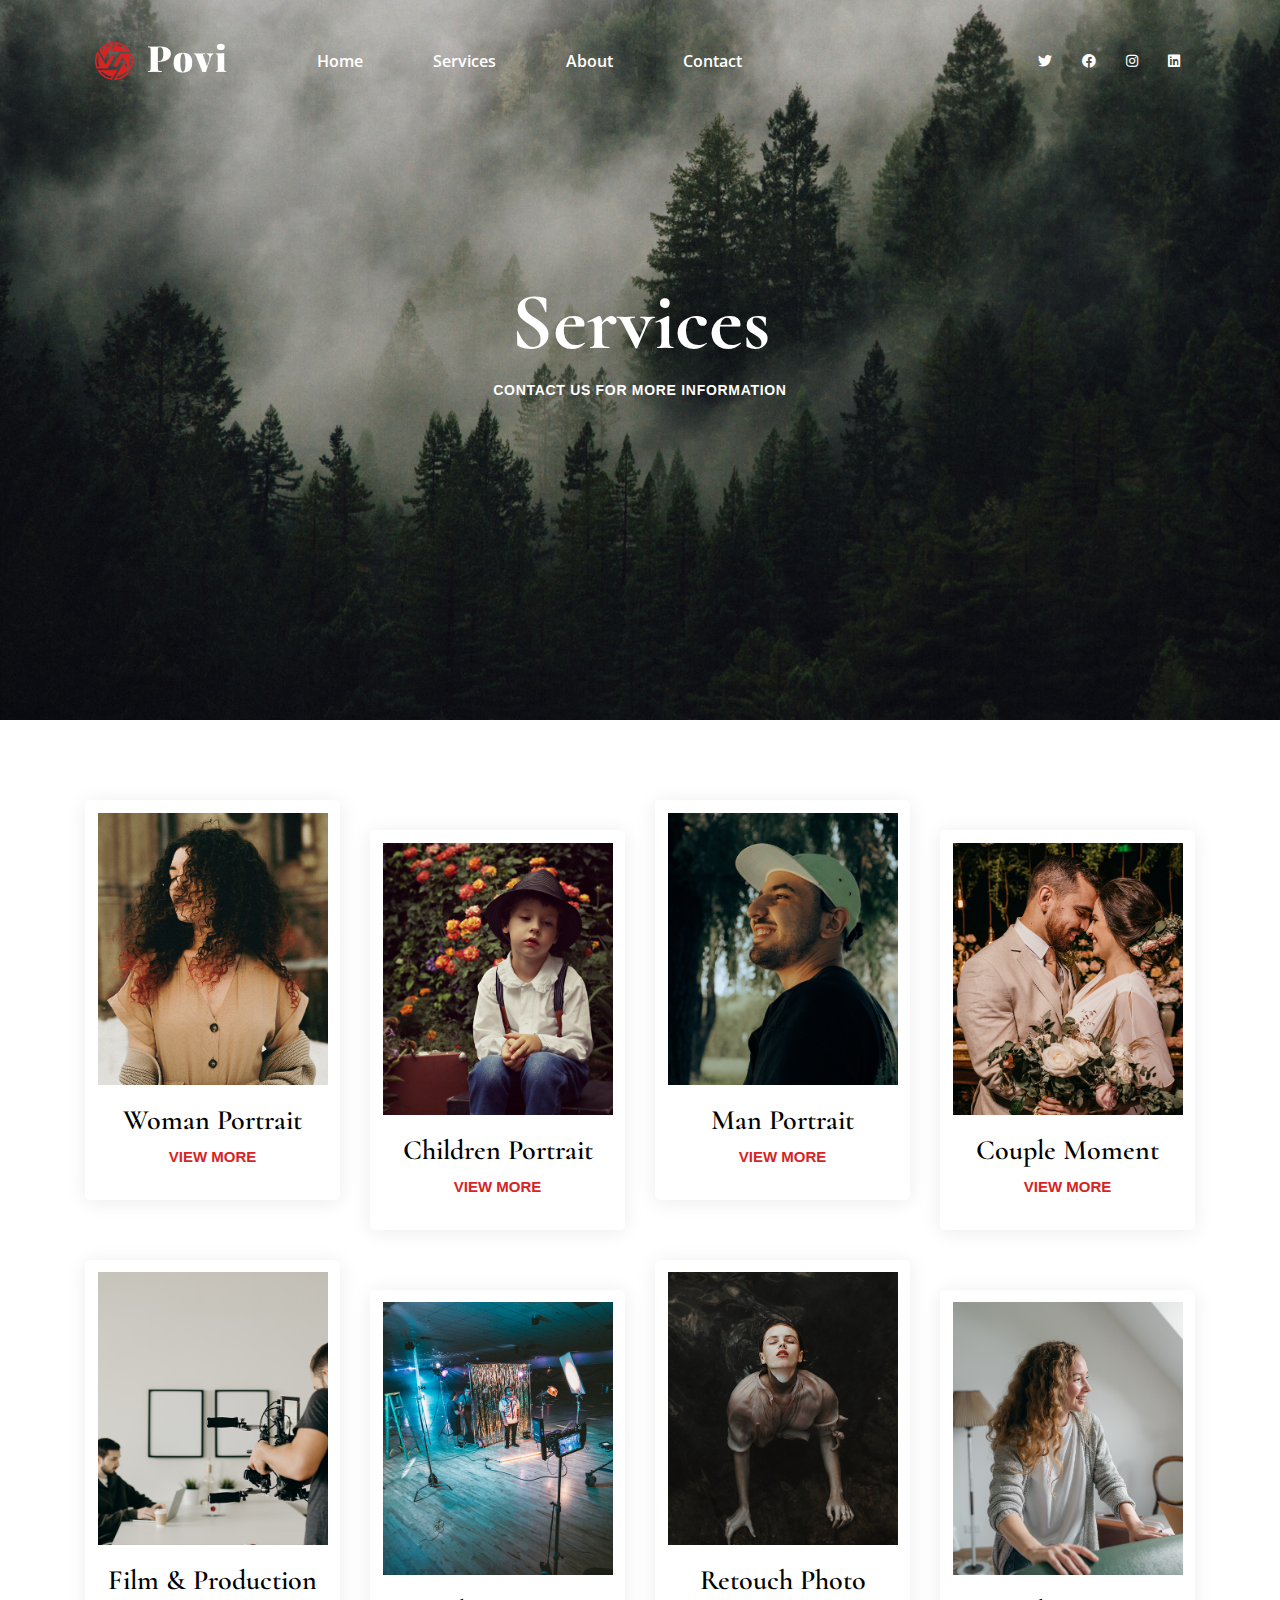
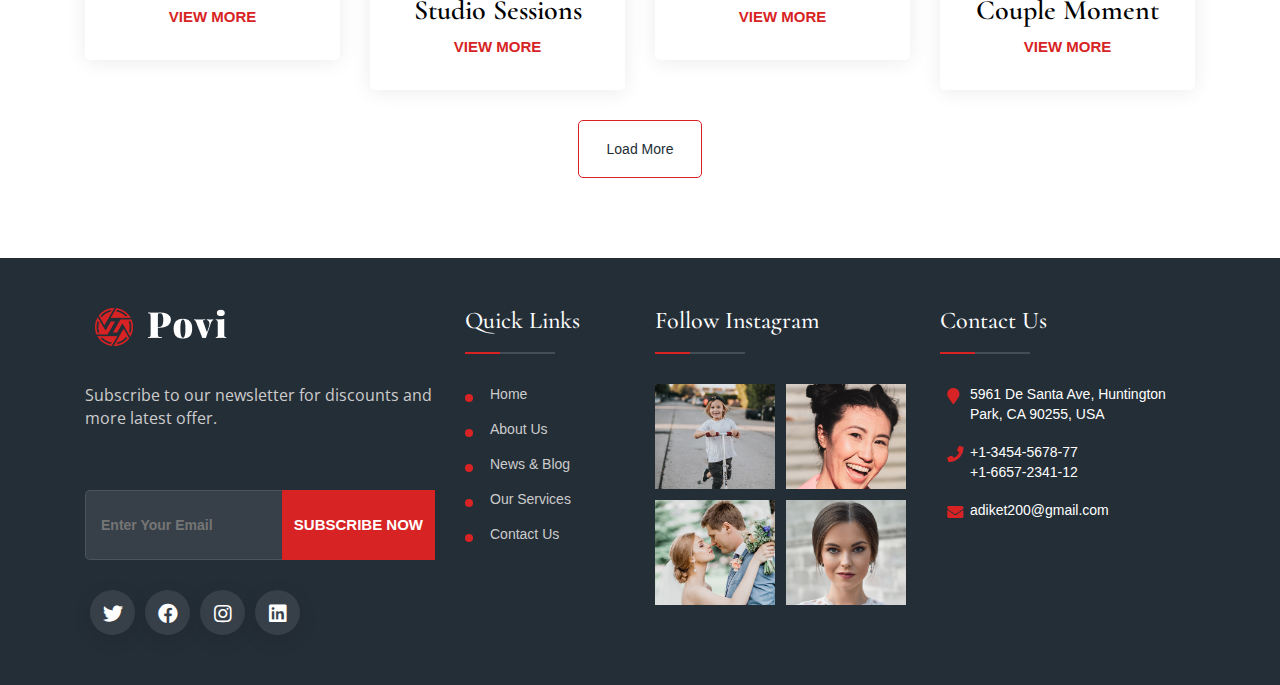
<file: Services.html>
<!doctype html>
  <html lang="en">
  <head>
    <!-- Required meta tags -->
    <meta charset="utf-8">
    <meta name="viewport" content="width=device-width, initial-scale=1, shrink-to-fit=no">

    <!-- Bootstrap CSS -->
    <link rel="stylesheet" href="https://cdn.jsdelivr.net/npm/bootstrap@4.3.1/dist/css/bootstrap.min.css">
    <link rel="stylesheet" href="https://maxcdn.bootstrapcdn.com/bootstrap/3.4.1/css/bootstrap.min.css">
    <link rel="stylesheet" href="style.css">
    <link href="https://cdnjs.cloudflare.com/ajax/libs/font-awesome/5.13.0/css/all.min.css" rel="stylesheet">
    <title>Krishnal Creation</title>
  </head>
  <body>
    <nav class="navbar navbar-expand-lg navbar-light">
      <div class="container"> <a class="navbar-brand d-flex align-items-center" href="#">
        <span class="ml-3 font-weight-bold"><img src="images/logo-white.png"></apan>
        </a> <button class="navbar-toggler navbar-toggler-right border-0" type="button" data-toggle="collapse" data-target="#navbar4">
          <span class="navbar-toggler-icon"></span>
        </button>
        <div class="collapse navbar-collapse" id="navbar4">
            <ul class="navbar-nav mx-auto pl-lg-4">
            <li class="nav-item px-lg-2 active"> <a class="nav-link" href="/photography/index.html">Home</a> </li>
            <li class="nav-item px-lg-2"> <a class="nav-link" href="/photography/services.html">Services</a> </li>
            <li class="nav-item px-lg-2"> <a class="nav-link" href="/photography/about us.html">About</a> </li>
            <li class="nav-item px-lg-2"> <a class="nav-link" href="/photography/contact.html">Contact</a> </li>
          </ul>
        </div>
        <div class="d-flex icons">
          <ul class="navbar-nav ml-auto mt-3 mt-lg-0">
            <li class="nav-item"> <a class="nav-link" href="#"><i class="fab fa-twitter"></i></a></li>
            <li class="nav-item"> <a class="nav-link" href="#"><i class="fab fa-facebook"></i></a> </li>
            <li class="nav-item"> <a class="nav-link" href="#"><i class="fab fa-instagram"></i></a> </li>
            <li class="nav-item"> <a class="nav-link" href="#"><i class="fab fa-linkedin"></i></a> </li>
          </ul></div>
        </div>
      </nav>
      <!-- Banner -->
       <div class="container-fluid p-0 banner" style="background-image:url('images/top-bkg-img1.jpg')">
      <div class="row justify-content-center">
        <div class="content">
          <h1 class="post-title single-post-title"> Services</h1>
          <span class="post-subtitle page-subtitle"> Contact us for more information</span>
        </div>
      </div>
    </div>

      <!-- Services -->

      <section id="services">
        <div class="container">
          <div class="row justify-content-center">
           <div class="col-xl-3 col-lg-6 col-md-6">
            <div class="card-body style1">
              <div class="img">
                <img src="images/service-1.jpg" style="width: 100%;">
              </div>
              <div class="service-info">
                <h3><a href="service-details.html">Woman Portrait</a></h3>
                <a href="service-details.html" class="link style1">VIEW MORE</a>
              </div>
            </div>  
          </div>
          <div class="col-xl-3 col-lg-6 col-md-6">
            <div class="card-body style2">
              <div class="img">
               <img src="images/service-2.jpg" style="width: 100%;">
             </div>
             <div class="service-info">
              <h3><a href="service-details.html">Children Portrait</a></h3>
              <a href="service-details.html" class="link style1">VIEW MORE</a>
            </div>
          </div>  
        </div>
        <div class="col-xl-3 col-lg-6 col-md-6">
          <div class="card-body style1">
            <div class="img">
             <img src="images/service-3.jpg" style="width: 100%;">
           </div>
           <div class="service-info">
            <h3><a href="service-details.html">Man Portrait</a></h3>
            <a href="service-details.html" class="link style1">VIEW MORE</a>
          </div>
        </div>  
      </div>
      <div class="col-xl-3 col-lg-6 col-md-6">
        <div class="card-body style2">
          <div class="img">
            <img src="images/service-4.jpg" style="width: 100%;">
          </div>
          <div class="service-info">
            <h3><a href="service-details.html">Couple Moment</a></h3>
            <a href="service-details.html" class="link style1">VIEW MORE</a>
          </div>
        </div>  
      </div>
    </div>
    <div class="row justify-content-center pt-5">
     <div class="col-xl-3 col-lg-6 col-md-6">
      <div class="card-body style1">
        <div class="img">
          <img src="images/service-5.jpg" style="width: 100%;">
        </div>
        <div class="service-info">
          <h3><a href="service-details.html">Film & Production</a></h3>
          <a href="service-details.html" class="link style1">VIEW MORE</a>
        </div>
      </div>  
    </div>
    <div class="col-xl-3 col-lg-6 col-md-6">
      <div class="card-body style2">
        <div class="img">
         <img src="images/service-6.jpg" style="width: 100%;">
       </div>
       <div class="service-info">
        <h3><a href="service-details.html">Studio Sessions</a></h3>
        <a href="service-details.html" class="link style1">VIEW MORE</a>
      </div>
    </div>  
  </div>
  <div class="col-xl-3 col-lg-6 col-md-6">
    <div class="card-body style1">
      <div class="img">
       <img src="images/service-7.jpg" style="width: 100%;">
     </div>
     <div class="service-info">
      <h3><a href="service-details.html">Retouch Photo</a></h3>
      <a href="service-details.html" class="link style1">VIEW MORE</a>
    </div>
  </div>  
</div>
<div class="col-xl-3 col-lg-6 col-md-6">
  <div class="card-body style2">
    <div class="img">
      <img src="images/service-8.jpg" style="width: 100%;">
    </div>
    <div class="service-info">
      <h3><a href="service-details.html">Couple Moment</a></h3>
      <a href="service-details.html" class="link style1">VIEW MORE</a>
    </div>
  </div>  
</div>
<div class="text-center mt-20 pt-5">
      <a href="project.html" class="btn style2">Load More</a>
    </div>
</div>
</div>
</section>
<footer style="background-color: #242e37;">
  <section>
    <div class="container">
      <div class="row">
        <div class="col-xl-4 col-lg-4 col-md-6 col-sm-6">
          <span class="ml-3 font-weight-bold"><img src="images/logo-white.png"></apan>
            <div><p>Subscribe to our newsletter for discounts and more latest offer.</p></div>
            <form action="#" class="newsletter-form">
              <input type="email" placeholder="Enter Your Email">
              <button type="submit">SUBSCRIBE NOW</button>

            </form>
            <div class="d-flex footer-icons">
              <ul class="mt-3 mt-lg-0">
                <li class="nav-item"> <a class="nav-link" href="#"><i class="fab fa-twitter"></i></a></li>
                <li class="nav-item"> <a class="nav-link" href="#"><i class="fab fa-facebook"></i></a> </li>
                <li class="nav-item"> <a class="nav-link" href="#"><i class="fab fa-instagram"></i></a> </li>
                <li class="nav-item"> <a class="nav-link" href="#"><i class="fab fa-linkedin"></i></a> </li>
              </ul></div>
            </div>
            <div class="col-xl-2 col-lg-2 col-md-6 col-sm-6">
              <div>
               <div class="footer-title"><h3>Quick Links</h3></div>
               <ul class="footer-menu list-style">
                <li><a href="index.html" target="_blank">Home</a></li>
                <li><a href="about.html" target="_blank">About Us</a></li>
                <li><a href="blog-left-sidebar.html" target="_blank">News &amp; Blog</a></li>
                <li><a href="service-one.html" target="_blank">Our Services</a></li>
                <li><a href="contact.html" target="_blank">Contact Us</a></li>
              </ul>
            </div>
          </div>
          <div class="col-xl-3 col-lg-3 col-md-6 col-sm-6 ps-xl-4">
            <div>
              <div class="footer-title"><h3>Follow Instagram</h3></div>
              <div class="insta-gallery">
                <a href="images/insta-1.jpg" data-fancybox="gallery" data-caption="Instagram Gallery">
                  <img src="images/insta-1.jpg" alt="Image">
                </a>
                <a href="images/insta-2.jpg" data-fancybox="gallery" data-caption="Instagram Gallery">
                  <img src="images/insta-2.jpg" alt="Image">
                </a>
                <a href="images/insta-3.jpg" data-fancybox="gallery" data-caption="Instagram Gallery">
                  <img src="images/insta-3.jpg" alt="Image">
                </a>
                <a href="images/insta-4.jpg" data-fancybox="gallery" data-caption="Instagram Gallery">
                  <img src="images/insta-4.jpg" alt="Image">
                </a>
              </div>
            </div>
          </div>
          <div class="col-xl-3 col-lg-3 col-md-6 col-sm-6">
            <div class="footer-title"><h3>Contact Us</h3></div> 
            <ul class="contact-info m-2">
              <li><i class="fa fa-map-marker"></i>
                <span>5961 De Santa Ave, Huntington Park, CA 90255, USA</span>
              </li>
              <li><i class="fa fa-phone"></i>
                <span>+1-3454-5678-77 </br>+1-6657-2341-12</span>
              </li>
              <li><i class="fa fa-envelope"></i>
                <span>adiket200@gmail.com</span>
              </li>
            </ul>
          </div>
        </div>
      </div>
    </section>
  </footer>
</body>
</html>
</file>
<file: style.css>
@import url('https://fonts.googleapis.com/css2?family=Cormorant:wght@300;400;500&display=swap');
@import url('https://fonts.googleapis.com/css2?family=Open+Sans:wght@300;400;500&display=swap');

*{
	-webkit-box-sizing: border-box;
	box-sizing: border-box;
	margin: 0px 0px;
}
*, html, body, div, dl, dt, dd, ul, ol, li, h1, h2, h3, h4, h5, h6, pre, form, label, fieldset, p, blockquote, th, td {
	margin: 0;
	padding: 0;
	color: #fff;
}
input, textarea{
color: #000;	
}
h1, h2, h3, h4, h5, h6{
	font-family: Cormorant, sans-serif;
}
li{
	list-style: none;
}
nav.navbar.navbar-expand-lg.navbar-light {
	position: absolute;
	top: 0;
	z-index: 100;
	color: #fff;
	width: 100%;
	margin: 25px 0px;
}
div#navbar4 a.nav-link {
	background: 0 0;
	color: #fff;
	font-size: 16px;
	font-weight: 600;
	font-family: 'Open Sans', sans-serif;
}
.icons ul.navbar-nav.ml-auto.mt-3.mt-lg-0 li.nav-item {
	padding: 5px 10px;
}
i.fab {
	color: #fff;
}
div#navbar4 li.nav-item {
	display: flex;
	margin: 0px auto;
	padding: 0px 30px !important;
}
/*Banner*/
.slider-img, .slider-img-v2 {
	background-position: center center;
	background-repeat: no-repeat;
	background-size: cover;
	display: block;
	height: 100vh;
	position: relative;
	width: 100%;
}
.slider-img:before {
	content: '';
	background: rgba(14,18,25,.2);
	top: 0;
	position: absolute;
	left: 0;
	bottom: 0;
	right: 0;
}
#banner{
	position: relative;
}

.slider-caption {
	position: absolute;
	left: 0;
	top: 50%;
	right: 0;
	color: #fff;
	z-index: 2;
	-ms-transform: translateY(-50%);
	-webkit-transform: translateY(-50%);
	-moz-transform: translateY(-50%);
	-o-transform: translateY(-50%);
	transform: translateY(-50%);
}
.slider-text h1 {
	font-size: 72px;
	font-weight: 700;
	line-height: 1.2;
	color: #fff;
	margin-bottom: 16px;
}
.white-btn{
	font-size: 14px;
	font-weight: 600;
	color: #fff;
	background: #151515;
	letter-spacing: .03em;
	padding: 12px 24px;
	border-radius: 99em;
	display: inline-block;
	border: none;
	margin-top: 30px;
	background: #8bb8c1;
	color: #fff;
}
.slider-text {
	width: 80%;
	font-size: 16px;
	text-align: center;
	margin: 0 auto;
}
/*Footer*/
footer{
	padding: 50px 0px;
}
footer .col-xl-4.col-lg-4.col-md-6.col-sm-6 p {
	font-size: 16px;
	font-weight: 400;
	font-family: 'Open Sans';
	color: #ccc;
	margin: 38px 0 15px;

}
footer form.newsletter-form {
	position: relative;
	margin: 30px 0px;
}
footer form.newsletter-form input[type="email"] {
	height: 70px;
	background-color: rgba(255,255,255,.09);
	border: 1px solid rgba(255,255,255,.1);
	color: #fff;
	border-radius: 5px;
	padding: 15px 140px 15px 15px;
	width: 100%;
}
input:focus {
	outline: 0;
}
footer .footer-icons li a {
	background-color: rgba(255,255,255,.09);
	width: 45px;
	height: 45px;
	border-radius: 50%;
	-webkit-box-shadow: 0 5px 20px rgb(0 0 0 / 10%);
	box-shadow: 0 5px 20px rgb(0 0 0 / 10%);
	justify-content: center;
	font-size: 25px;
	text-align: center;
}
footer .footer-icons li a .fab, .far {
	font-weight: 400;
	font-size: 20px;
}
footer .footer-icons li {
	margin: 0px 05px;
}
footer button{
	position: absolute;
	top: 0;
	right: 0;
	border: none;
	padding: 5px 20px 
	background: #d72324;
	font-size: 15px;
}
footer form.newsletter-form {
	position: relative;
	margin: 30px 0px;
}
footer form.newsletter-form button {
	position: absolute;
	top: 30px;
	right: 0px;
	height: 70%;
	border: none;
	background: #d72324;
	padding: 12px;
}
.footer-icons ul{
	display: flex;
	flex-direction: row;
}
.footer-menu li a:after {
	position: absolute;
	top: 8px;
	left: 0;
	content: "";
	width: 8px;
	height: 8px;
	border-radius: 50%;
	background-color: #d72324;
	-webkit-transition: .4s;
	transition: .4s;
}
.footer-menu li {
	margin-bottom: 15px;
}
.footer-menu li a {
	color: #ccc;
	position: relative;
	padding-left: 25px;
}
.footer-menu {
	position: relative;
}
footer .insta-gallery img {
	width: 120px;
}
footer .insta-gallery {
	display: grid;
	-ms-grid-columns: 1fr 1fr;
	grid-template-columns: 1fr 1fr;
	-ms-grid-rows: 1fr 1fr;
	grid-template-rows: 1fr 1fr;
	grid-gap: 11px;
	margin-right: 10px;
}
.footer-title:before{
	position: absolute;
	bottom: 0;
	left: 0;
	content: "";
	width: 90px;
	height: 2px;
	background-color: rgba(255,255,255,.15);
}
.footer-title:after {
	position: absolute;
	bottom: 0;
	left: 0;
	content: "";
	width: 35px;
	height: 2px;
	background-color: #d72324;
}
.footer-title{
	position: relative;
	font-size: 22px;
	font-weight: 700;
	color: #fff;
	margin-bottom: 30px;
	padding-bottom: 20px;
}
.contact-info li i{
	color: #d72324;
	position: absolute;
	top: 4px;
	left: 2px;
	font-size: 16px;
}
.contact-info li span{

	font-size: 1spx;
}
.contact-info li {
	position: relative;
	padding-left: 25px;
	margin-bottom: 18px;
}
/*professtional*/
.about{
	padding: 50px 0px;
	color: #000;
}
span.sec-title{
	font-weight: 500;
	margin: 0 0 5px;
	position: relative;
	z-index: 1;
	line-height: 1;
	letter-spacing: 1px;
	color: #D72324;
}
h2.title{
	color: #000;
	font-size: 48px;
	margin-top: 12px;
	font-weight: 600;
}
.featured-card {
	text-align: center;
	padding: 20px;
	-webkit-transform: translateY(-5px);
	transform: translateY(-5px);
	-webkit-box-shadow: 0px 0px 30px rgb(0 0 0 / 7%);
	box-shadow: 0px 0px 30px rgb(0 0 0 / 7%);
}
.featured-card .featured-info h3, .featured-card .featured-info p{
	color: #000;
}
.featured-card .featured-info h3{
	color: #000;
	font-weight: bold;
}
/*About*/
#about-sec{
	padding: 100px 0px;
	position: relative;
	z-index: -1;
}
img.about-shape-one {
	position: absolute;
	width: 100%;
	bottom: 50px;
	left: 0;
}
img.about-shape {
	position: absolute;
	top: 0;
	right: 0;
	z-index: -1;
}
.about-images-col {
	position: relative;
	z-index: 1;
}
.rotate{
	animation: loading 15s linear infinite;
}
@keyframes loading {
	0% { 
		transform: rotate(0); 
	}
	100% { 
		transform: rotate(360deg);
	}
}
#about-sec p{
	font-size: 16px;
	font-weight: 400;
	line-height: 1.8;
	color: #555;
}
#about-sec ul li{
	padding: 12px 0px;
	font-size: 16px;
	font-weight: 600;
	color: #555;

}
.learn-more{
	background: #d72324;
	padding: 10px 25px;
	color: #fff;
	font-size: 16px;
}
.featured-icon.mb-5:after {
    position: absolute;
    top: 50%;
    left: -25px;
    content: "";
    width: 60px;
    height: 60px;
    border-radius: 50%;
    background-color: rgba(0, 0, 0, 0.05);
    z-index: -1;
    -webkit-transform: translateY(-50%);
    transform: translateY(-50%);
}
.featured-icon.mb-5 {
    position: relative;
    z-index: 1;
    margin: 0 auto 20px auto;
    width: 75px;
    height: 70px;
}
/*galarry*/
#gallery{
	padding: 60px 0px;
}
.project-card .project-info {
	padding: 20px 25px 0;
}
#gallery img {
	height: auto;
	max-width: 100%;
}
.project-card .project-info h3 {
	font-size: 22px;
	font-weight: 600;
	margin: 0;
}
.project-card .project-info h3 a {
	color: #000;
	text-transform: inherit;
	text-decoration: none;
	-webkit-transition: all .3s ease;
	transition: all .3s ease;
}
.project-card {
	text-align: center;
	margin-bottom: 25px;
	-webkit-transition: .4s;
	transition: .4s;
}
.project-card:hover {
	-webkit-transform: translateY(-5px);
	transform: translateY(-5px);
}
.btn:hover:after, .btn:hover:before {
	width: 100%;
	height: 100%;
	visibility: visible;
	opacity: 1;
}
.btn:after {
	position: absolute;
	bottom: 0;
	right: 0;
	content: "";
	width: 50%;
	height: 0;
	visibility: hidden;
	opacity: 0;
	z-index: -1;
	-webkit-transition: all .4s ease-in-out;
	transition: all .4s ease-in-out;
}
.btn:before {
	position: absolute;
	top: 0;
	left: 0;
	content: "";
	width: 50%;
	height: 0;
	visibility: hidden;
	opacity: 0;
	z-index: -1;
	-webkit-transition: all .4s ease-in-out;
	transition: all .4s ease-in-out;
}
.btn.style2:after, .btn.style2:before {
	background: #d72324;
}
.btn.style2:hover {
	border: 1px solid #d72324;
	color: #fff;
	border-radius: 5px;
}
.btn.style2 {
	background-color: transparent;
	border: 1px solid #d72324;
	color: #232e36;
	font-weight: 500;
	position: relative;
	padding: 18px 28px;
	border-radius: 5px;
}
/*qoute*/
#qoute {
	background-attachment: fixed !important;
	background-position: center !important;
	background-size: cover !important;
	padding: 108px 0px;
}
#qoute h4 {
	text-align: center;
	font-size: 32px;
	font-weight: 600;
}
/*Tesmonial*/
#testmonial{
	padding: 80px 0 120px;
}
.client-text {
	border-radius: 5px;
	background-color: #fff;
	-webkit-box-shadow: 0 6px 23px rgb(0 0 0 / 7%);
	box-shadow: 0 6px 23px rgb(0 0 0 / 7%);
	padding: 65px 55px;
	margin: 50px 0 0 -50px;
	left: -10px;
	bottom: -60px;
	position: relative;
}
.client-info-wrap .client-img {
	width: 80px;
	height: 80px;
	border-radius: 50%;
}
.client-info-wrap .client-info {
	width: calc(100% - 100px);
	margin-left: 20px;
	display: flex;
	flex-direction: column;
	justify-content: center;
}
.client-info h3, .client-info span {
	color: #000;
	font-weight: 600;
}
p.client-quote {
	font-size: 14px;
	font-weight: 400;
	line-height: 1.8;
	color: #555;
}

/* Slideshow container */
.slideshow-container {
	max-width: 1000px;
	position: relative;
	margin: auto;
}

/* Next & previous buttons */
.prev, .next {
	cursor: pointer;
	position: absolute;
	top: 50%;
	width: auto;
	padding: 20px;
	margin-top: 10px;
	color: rgba(0,0,0,.4) !important;
	font-weight: bold;
	font-size: 32px;
	transition: 0.6s ease;
	border-radius: 0 3px 3px 0;
	user-select: none;
	margin-left: -60px;
	margin-right: -60px;
}


/* Position the "next button" to the right */
.next {
	right: 0;
	border-radius: 3px 0 0 3px;
}

/* On hover, add a black background color with a little bit see-through */
.prev:hover, .next:hover {
	background-color: rgba(0,0,0,0.8);
	color: #fff !important;
}

/* The dots/bullets/indicators */
.dot {
	display: none;
}
/*Contact Page */
.container-fluid.p-0.banner {
	height: 80vh;
	background-position: center;
	background-size: cover;
	background-repeat: no-repeat;
}
.content {
	position: absolute;
	left: 0;
	top: 30%;
	right: 0;
	color: #fff;
	z-index: 2;
	-ms-transform: ;
}
.content h1, .content span{
	text-align: center;
	display: block;
}
.post-subtitle, .page-subtitle {
	font-size: 14px;
	font-weight: 600;
	color: #fff;
	letter-spacing: .05em;
	margin-top: 8px;
	display: block;
	line-height: 1.1;
	text-transform: uppercase;
}
.single-post-title {
	font-size: 81px;
	color: #fff;
	font-weight: 700;
	-ms-word-wrap: break-word;
	word-wrap: break-word;
	line-height: 1.3em;
}
/*Contsct-ifno*/
#contact-info{
	padding: 80px 0px;
}
#contact-info h4, #contact-info p{
	color: #000;
}
#contact-info h4{
	font-weight: bold;
}
form div {
	margin-bottom: 32px;
}
input.input-feild, textarea.message {
	width: 100%;
	padding: 18px 24px;
	border: 1px solid #151515;
	background: 0 0;
	border-radius: 5px;
}
textarea.message {
	overflow: auto;
	resize: vertical;
}
form {
	padding-top: 30px;
}
/*Serices*/
#services{
	padding: 80px 0px;
}
.card-body:hover {
	-webkit-transform: translateY(-6px);
	transform: translateY(-6px);
	-webkit-box-shadow: 0 5px 20px rgb(0 0 0 / 10%);
	box-shadow: 0 5px 20px rgb(0 0 0 / 10%);
}
.card-body {
	-webkit-box-shadow: 0 2px 20px rgb(0 0 0 / 8%);
	box-shadow: 0 2px 20px rgb(0 0 0 / 8%);
	border-radius: 5px;
	-webkit-transition: .4s;
	transition: .4s;
}
.card-body.style2 {
	margin-top: 30px;
}
.service-info {
	text-align: center;
	padding: 20px 0px;
}
.service-info a:hover {
	color: #d72324 !important;
	text-decoration: none;
}
.service-info a {
	color: #000 ;
}
#services h3 {
	font-size: 28px;
	font-weight: 600;
	margin-bottom: 10px;
}
.link:after {
	position: absolute;
	bottom: -5px;
	left: 0;
	content: "";
	width: 0;
	height: 1px;
	background: #000;
	visibility: hidden;
	opacity: 0;
	-webkit-transition: all .4s ease-in-out;
	transition: all .4s ease-in-out;
}
.link:hover:after {
	visibility: visible;
	opacity: 1;
	width: 100%;

}
.service-info .link:hover{
	color: #000 !important;
}
.service-info .link{
	color: #d72324;
	position: relative;
	font-size: 15px;
	font-weight: 600;

}
#about{
	color: #000;
	padding: 80px 0px;
}
h2.post-title.single-post-title.title {
    color: #fff;
    font-size: 48px;
    text-align: center;
}
#about h2 {
	color: #000;
	font-weight: 700;
	text-align: center;
	font-size: 52px;
}
#about p {
	
	text-align: center;
	padding: 0px 100px;
	color: #858585;
	font-size: 16px;
	font-weight: 400;
}
#meet-team{
	padding: 80px 0px;
}
#meet-team h4.mb-5 {
	font-size: 22px;
	line-height: 34px;
	margin-top: 0;
	color: #404040;
	font-weight: 700;
	margin-left: 30px;
}
#meet-team figure.main {
	margin-bottom: 30px;
}
.meta.mb-10 {
	color: #000;
	margin-left: 30px;
	font-size: 12px;
	text-transform: uppercase;
	font-weight: 700;
	color: #909090;
	letter-spacing: 1px;
}
#meet-team p {
    margin: 20px 10px 20px 30px;
    color: #404040;
    font-size: 16px;
    font-family: Open Sans;
}
ul.social.social-mute {
    display: flex;
    margin-left: 25px;
}
#meet-team i.fab {
    color: #000;
    padding: 12px;
    font-size: 16px;
}
#meet-team h2.section-title.mb-5.text-center {
    color: #000;
}
#skill{
	padding: 60px 0px;
}
#skill h4{
    font-size: 32px;
    text-align: center;
    font-weight: 700;
    color: #000;
    margin-bottom: 20px;
}
#skill p {
    color: #000;
    text-align: center;
}
.skllis-col i.fa {
    text-align: center;
    color: #000;
    font-size: 40px;
}
.about-page .fixed-img .col-6 h4 {
    text-align: center;
    font-size: 24px !important;
    font-weight: 600;
}
/*Media*/
/*@media screen and (min-width: 992px){
	.navbar-collapse.collapse {
		display: flex!important;
	}
}*/
@media screen and (max-width: 768px){
.prev, .next {
		display: none;
}
img {
    width: 100%;
 }
 .client-text {
    padding: 0px 15px;
    margin: 0px 15px;
    left: 0px;
}
.client-info {
    margin-left: 0px !important;
    margin-top: 10px;
}
footer {
    padding: 50px 20px;
}
footer img {
    width: 65%;
}
h2.title {
    text-align: center !important;
    font-size: 28px !important;
    margin-bottom: 20px;

}
span.text-center.sec-title {
    text-align: center;
    margin: 0px auto;
    display: block;
}
#about p {
    padding: 0px 15px;
}
.d-flex.icons {
    display: none !important;
}
.carousel-inner>.item.active, .carousel-inner>.item.next.left, .carousel-inner>.item.prev.right {
    -webkit-transform: unset !important; 
     transform: unset !important; 
    left: 0;
}
.slider-text h1 {
    font-size: 46px;
}
.slider-text {
    padding: 50px 0px;
}
div#navbar4 {
    background: #000000a3;
    padding: 20px;
}
}
@media only screen and (min-width: 1400px){
	footer form.newsletter-form button {
		position: absolute;
		top: 25;
		right: 0;
		color: #fff;
		background-color: #d72324;
		height: 70%;
		padding: 5px 20px;
		border: none;
		font-size: 15px;
		letter-spacing: 1px;
		border-radius: 0 5px 5px 0;
	}
}
/* On smaller screens, decrease text size */
@media only screen and (max-width: 300px) {
	.prev, .next,.text {font-size: 11px}
}
@media only screen and (max-width: 992px){
nav.navbar.navbar-expand-lg div#navbar4 {
    display: none !important;
}
}
</file>
